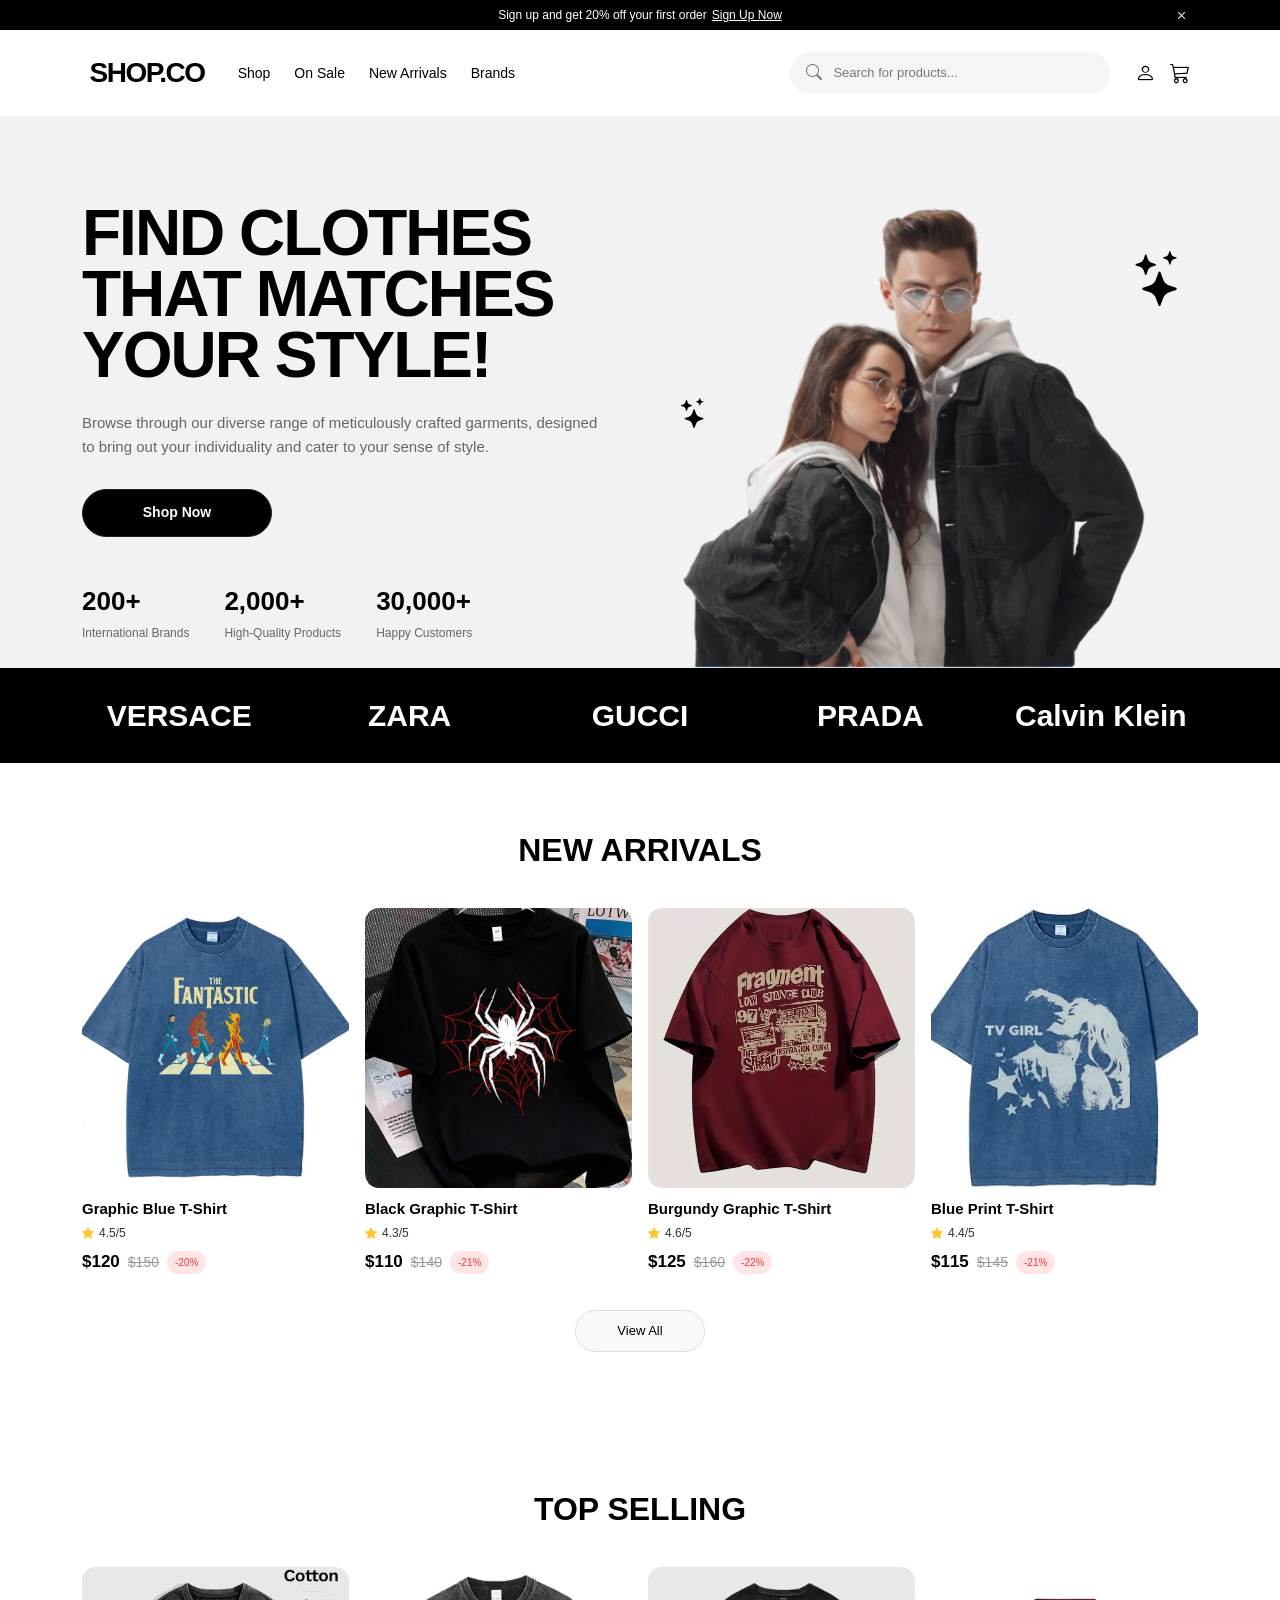
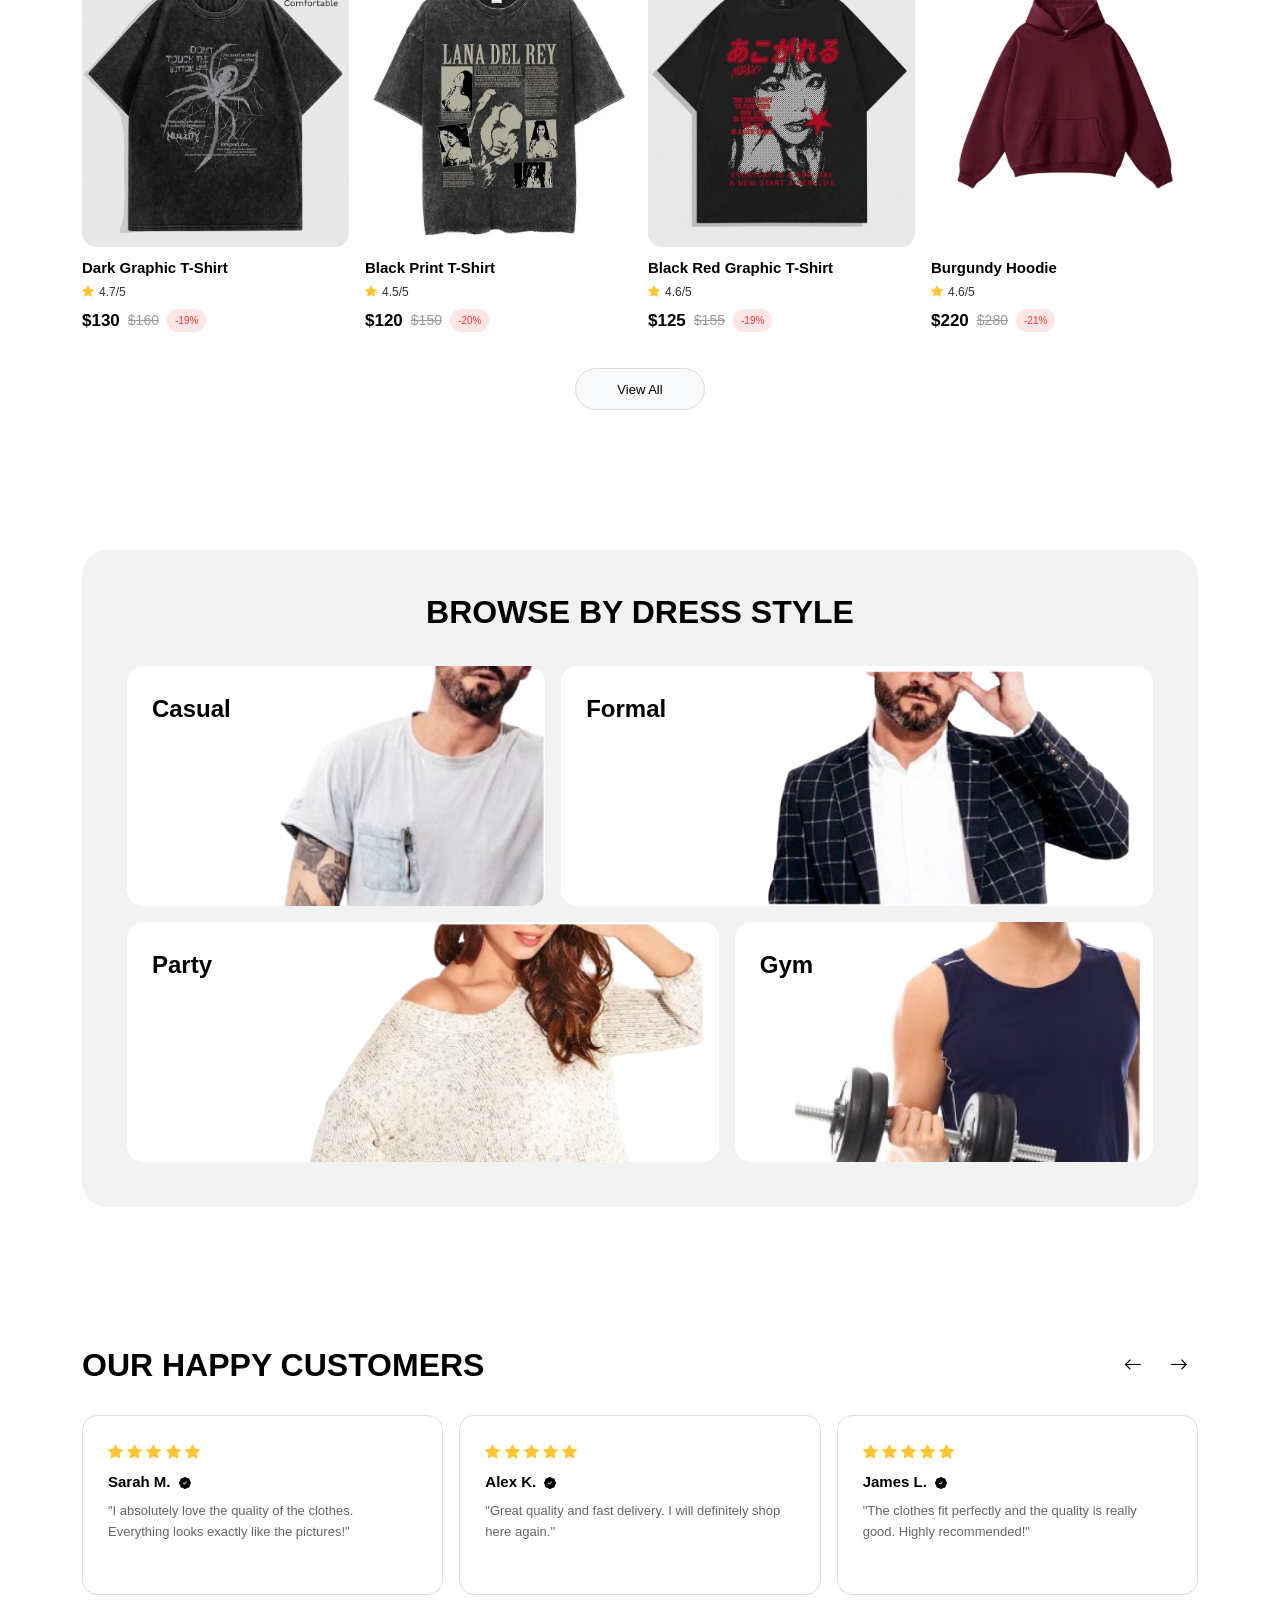
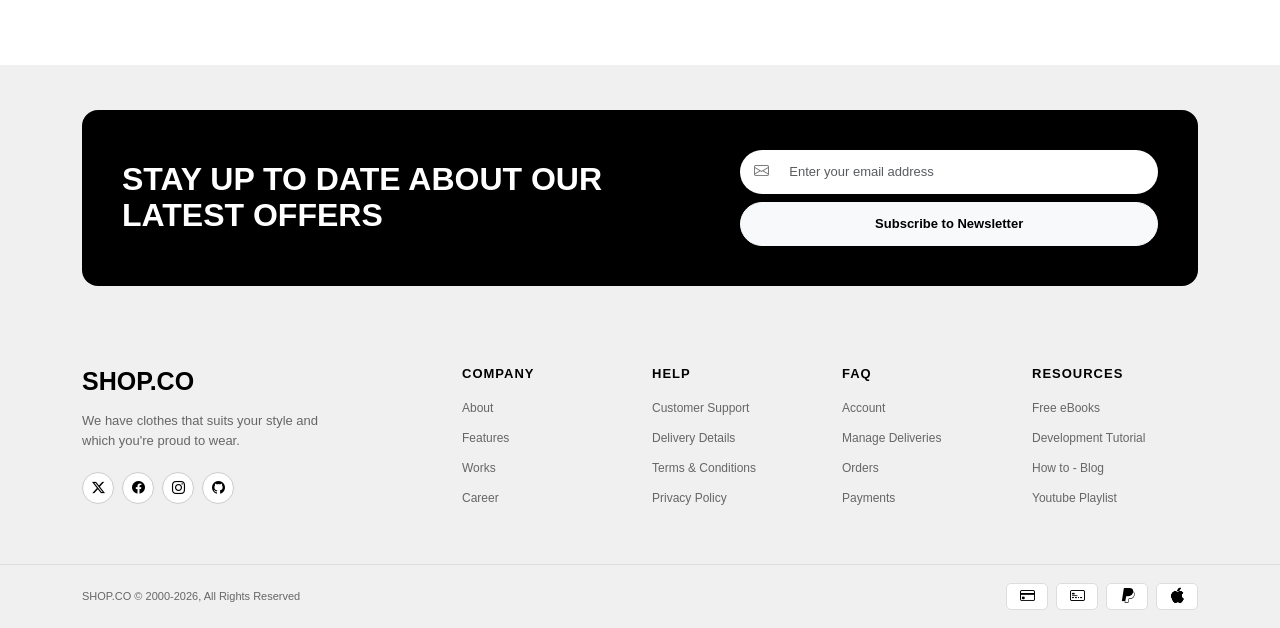
<file: index.html>
<!DOCTYPE html>
<html lang="en">
  <head>
    <meta charset="UTF-8" />
    <meta name="viewport" content="width=device-width, initial-scale=1.0" />

    <title>SHOP.CO</title>

    <link
      href="https://cdn.jsdelivr.net/npm/bootstrap@5.3.3/dist/css/bootstrap.min.css"
      rel="stylesheet"
    />

    <link
      rel="stylesheet"
      href="https://cdn.jsdelivr.net/npm/bootstrap-icons@1.11.3/font/bootstrap-icons.min.css"
    />

    <link rel="stylesheet" href="css/style.css" />
  </head>

  <body>
    <header id="header"></header>

    <main>
      <section class="hero">
        <div class="container">
          <div class="row align-items-center">
            <div class="col-12 col-md-6">
              <h1>
                FIND CLOTHES<br />
                THAT MATCHES<br />
                YOUR STYLE!
              </h1>

              <p>
                Browse through our diverse range of meticulously crafted
                garments, designed to bring out your individuality and cater to
                your sense of style.
              </p>

              <a href="category.html" class="btn btn-dark hero-button">
                Shop Now
              </a>

              <div class="hero-stats">
                <div>
                  <strong>200+</strong>
                  <span>International Brands</span>
                </div>

                <div>
                  <strong>2,000+</strong>
                  <span>High-Quality Products</span>
                </div>

                <div>
                  <strong>30,000+</strong>
                  <span>Happy Customers</span>
                </div>
              </div>
            </div>

            <div class="col-12 col-md-6">
              <div class="hero-image">
                <img src="Images/Hero.png" alt="Fashion models" />

                <i
                  class="bi bi-stars hero-spark hero-spark-large"
                  aria-hidden="true"
                ></i>

                <i
                  class="bi bi-stars hero-spark hero-spark-small"
                  aria-hidden="true"
                ></i>
              </div>
            </div>
          </div>
        </div>
      </section>

      <section class="brands-section" aria-label="Featured brands">
        <div class="container-fluid">
          <div class="row align-items-center justify-content-around">
            <div class="col">
              <span class="brand-name">VERSACE</span>
            </div>

            <div class="col">
              <span class="brand-name">ZARA</span>
            </div>

            <div class="col">
              <span class="brand-name">GUCCI</span>
            </div>

            <div class="col">
              <span class="brand-name">PRADA</span>
            </div>

            <div class="col">
              <span class="brand-name">Calvin Klein</span>
            </div>
          </div>
        </div>
      </section>

      <section class="products-section">
        <div class="container">
          <h2 class="section-title">NEW ARRIVALS</h2>

          <div class="row g-3" id="new-arrivals"></div>

          <div class="text-center">
            <a
              href="category.html?tag=new"
              class="btn btn-light view-all-button"
            >
              View All
            </a>
          </div>
        </div>
      </section>

      <section class="products-section">
        <div class="container">
          <h2 class="section-title">TOP SELLING</h2>

          <div class="row g-3" id="top-selling"></div>

          <div class="text-center">
            <a
              href="category.html?tag=top-selling"
              class="btn btn-light view-all-button"
            >
              View All
            </a>
          </div>
        </div>
      </section>

      <section class="dress-style-section">
        <div class="container">
          <div class="dress-style-box">
            <h2 class="section-title">BROWSE BY DRESS STYLE</h2>

            <div class="row g-3">
              <div class="col-12 col-md-5">
                <a href="category.html?style=Casual" class="dress-style-card">
                  <span>Casual</span>

                  <img src="Images\Casual.png" alt="Casual clothing" />
                </a>
              </div>

              <div class="col-12 col-md-7">
                <a href="category.html?style=Formal" class="dress-style-card">
                  <span>Formal</span>

                  <img src="Images\Formal.png" alt="Formal clothing" />
                </a>
              </div>

              <div class="col-12 col-md-7">
                <a href="category.html?style=Party" class="dress-style-card">
                  <span>Party</span>

                  <img src="Images\Party.png" alt="Party clothing" />
                </a>
              </div>

              <div class="col-12 col-md-5">
                <a href="category.html?style=Gym" class="dress-style-card">
                  <span>Gym</span>

                  <img src="Images\gym.png" alt="Gym clothing" />
                </a>
              </div>
            </div>
          </div>
        </div>
      </section>

      <section class="reviews-section">
        <div class="container">
          <div class="reviews-header">
            <h2 class="section-title mb-0">OUR HAPPY CUSTOMERS</h2>

            <div class="reviews-arrows">
              <button
                type="button"
                data-bs-target="#reviewsCarousel"
                data-bs-slide="prev"
                aria-label="Previous reviews"
              >
                <i class="bi bi-arrow-left" aria-hidden="true"></i>
              </button>

              <button
                type="button"
                data-bs-target="#reviewsCarousel"
                data-bs-slide="next"
                aria-label="Next reviews"
              >
                <i class="bi bi-arrow-right" aria-hidden="true"></i>
              </button>
            </div>
          </div>

          <div
            id="reviewsCarousel"
            class="carousel slide"
            data-bs-ride="false"
            aria-label="Customer reviews"
          >
            <div class="carousel-inner">
              <div class="carousel-item active">
                <div class="row g-3">
                  <div class="col-12 col-md-4">
                    <article class="review-card">
                      <div class="review-stars" aria-label="5 out of 5 stars">
                        <i class="bi bi-star-fill"></i>
                        <i class="bi bi-star-fill"></i>
                        <i class="bi bi-star-fill"></i>
                        <i class="bi bi-star-fill"></i>
                        <i class="bi bi-star-fill"></i>
                      </div>

                      <h3>
                        Sarah M.
                        <i class="bi bi-patch-check-fill"></i>
                      </h3>

                      <p>
                        "I absolutely love the quality of the clothes.
                        Everything looks exactly like the pictures!"
                      </p>
                    </article>
                  </div>

                  <div class="col-12 col-md-4">
                    <article class="review-card">
                      <div class="review-stars" aria-label="5 out of 5 stars">
                        <i class="bi bi-star-fill"></i>
                        <i class="bi bi-star-fill"></i>
                        <i class="bi bi-star-fill"></i>
                        <i class="bi bi-star-fill"></i>
                        <i class="bi bi-star-fill"></i>
                      </div>

                      <h3>
                        Alex K.
                        <i class="bi bi-patch-check-fill"></i>
                      </h3>

                      <p>
                        "Great quality and fast delivery. I will definitely shop
                        here again."
                      </p>
                    </article>
                  </div>

                  <div class="col-12 col-md-4">
                    <article class="review-card">
                      <div class="review-stars" aria-label="5 out of 5 stars">
                        <i class="bi bi-star-fill"></i>
                        <i class="bi bi-star-fill"></i>
                        <i class="bi bi-star-fill"></i>
                        <i class="bi bi-star-fill"></i>
                        <i class="bi bi-star-fill"></i>
                      </div>

                      <h3>
                        James L.
                        <i class="bi bi-patch-check-fill"></i>
                      </h3>

                      <p>
                        "The clothes fit perfectly and the quality is really
                        good. Highly recommended!"
                      </p>
                    </article>
                  </div>
                </div>
              </div>

              <div class="carousel-item">
                <div class="row g-3">
                  <div class="col-12 col-md-4">
                    <article class="review-card">
                      <div class="review-stars" aria-label="5 out of 5 stars">
                        <i class="bi bi-star-fill"></i>
                        <i class="bi bi-star-fill"></i>
                        <i class="bi bi-star-fill"></i>
                        <i class="bi bi-star-fill"></i>
                        <i class="bi bi-star-fill"></i>
                      </div>

                      <h3>
                        Emma R.
                        <i class="bi bi-patch-check-fill"></i>
                      </h3>

                      <p>
                        "The designs are beautiful and the ordering process was
                        really easy."
                      </p>
                    </article>
                  </div>

                  <div class="col-12 col-md-4">
                    <article class="review-card">
                      <div class="review-stars" aria-label="5 out of 5 stars">
                        <i class="bi bi-star-fill"></i>
                        <i class="bi bi-star-fill"></i>
                        <i class="bi bi-star-fill"></i>
                        <i class="bi bi-star-fill"></i>
                        <i class="bi bi-star-fill"></i>
                      </div>

                      <h3>
                        Michael B.
                        <i class="bi bi-patch-check-fill"></i>
                      </h3>

                      <p>
                        "Very happy with my purchase. The clothes feel great and
                        look even better."
                      </p>
                    </article>
                  </div>

                  <div class="col-12 col-md-4">
                    <article class="review-card">
                      <div class="review-stars" aria-label="5 out of 5 stars">
                        <i class="bi bi-star-fill"></i>
                        <i class="bi bi-star-fill"></i>
                        <i class="bi bi-star-fill"></i>
                        <i class="bi bi-star-fill"></i>
                        <i class="bi bi-star-fill"></i>
                      </div>

                      <h3>
                        Olivia T.
                        <i class="bi bi-patch-check-fill"></i>
                      </h3>

                      <p>
                        "Amazing experience from start to finish. I found
                        exactly what I was looking for."
                      </p>
                    </article>
                  </div>
                </div>
              </div>
            </div>
          </div>
        </div>
      </section>
    </main>

    <footer id="footer"></footer>

    <script src="https://cdn.jsdelivr.net/npm/bootstrap@5.3.3/dist/js/bootstrap.bundle.min.js"></script>
    <script src="js/main.js"></script>
    <script src="js/home.js"></script>
  </body>
</html>
</file>
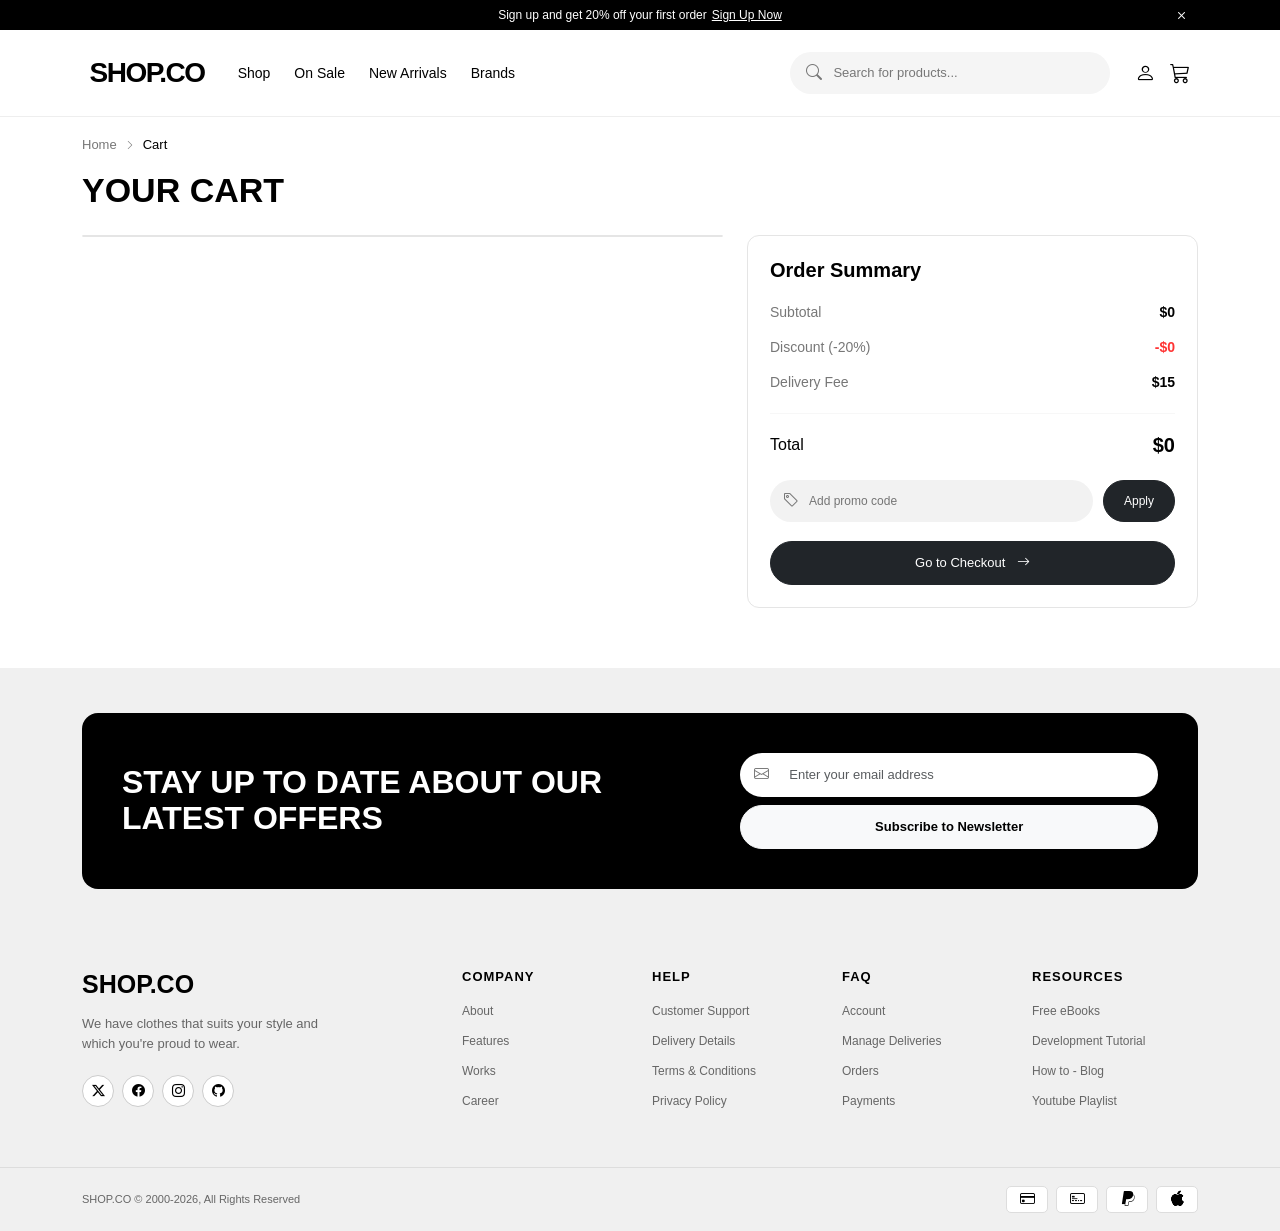
<file: cart.html>
<!DOCTYPE html>
<html lang="en">
  <head>
    <meta charset="UTF-8" />
    <meta name="viewport" content="width=device-width, initial-scale=1.0" />

    <title>Cart - SHOP.CO</title>

    <link
      href="https://cdn.jsdelivr.net/npm/bootstrap@5.3.3/dist/css/bootstrap.min.css"
      rel="stylesheet"
    />

    <link
      rel="stylesheet"
      href="https://cdn.jsdelivr.net/npm/bootstrap-icons@1.11.3/font/bootstrap-icons.min.css"
    />

    <link rel="stylesheet" href="css/style.css" />
  </head>

  <body>
    <div id="header"></div>

    <main>
      <section class="cart-breadcrumb">
        <div class="container">
          <a href="index.html">Home</a>
          <i class="bi bi-chevron-right"></i>
          <span>Cart</span>
        </div>
      </section>

      <section class="cart-section">
        <div class="container">
          <h1 class="cart-title">YOUR CART</h1>

          <div class="row g-4">
            <div class="col-12 col-lg-7">
              <div class="cart-items" id="cart-items"></div>

              <div class="empty-cart d-none" id="empty-cart">
                <i class="bi bi-cart-x"></i>

                <h2>Your cart is empty</h2>

                <p>Looks like you haven't added anything to your cart yet.</p>

                <a href="category.html" class="btn btn-dark">
                  Continue Shopping
                </a>
              </div>
            </div>

            <div class="col-12 col-lg-5">
              <div class="order-summary">
                <h2>Order Summary</h2>

                <div class="summary-row">
                  <span>Subtotal</span>
                  <strong id="cart-subtotal">$0</strong>
                </div>

                <div class="summary-row">
                  <span>Discount (-20%)</span>
                  <strong class="discount" id="cart-discount">-$0</strong>
                </div>

                <div class="summary-row">
                  <span>Delivery Fee</span>
                  <strong id="delivery-fee">$15</strong>
                </div>

                <hr />

                <div class="summary-total">
                  <span>Total</span>
                  <strong id="cart-total">$0</strong>
                </div>

                <div class="promo-code">
                  <div class="promo-input">
                    <i class="bi bi-tag"></i>

                    <input
                      type="text"
                      id="promo-code"
                      placeholder="Add promo code"
                      aria-label="Promo code"
                    />
                  </div>

                  <button type="button" class="btn btn-dark" id="apply-promo">
                    Apply
                  </button>
                </div>

                <small id="promo-message"></small>

                <button
                  type="button"
                  class="btn btn-dark checkout-button"
                  id="checkout-button"
                  data-bs-toggle="modal"
                  data-bs-target="#checkoutModal"
                >
                  Go to Checkout
                  <i class="bi bi-arrow-right"></i>
                </button>
              </div>
            </div>
          </div>
        </div>
      </section>
    </main>

    <div id="footer"></div>

    <div
      class="modal fade"
      id="checkoutModal"
      tabindex="-1"
      aria-labelledby="checkoutModalLabel"
      aria-hidden="true"
    >
      <div class="modal-dialog modal-dialog-centered">
        <div class="modal-content">
          <div class="modal-header">
            <h5 class="modal-title" id="checkoutModalLabel">SHOP.CO</h5>

            <button
              type="button"
              class="btn-close"
              data-bs-dismiss="modal"
              aria-label="Close"
            ></button>
          </div>

          <div class="modal-body">Checkout page coming soon!</div>

          <div class="modal-footer">
            <button type="button" class="btn btn-dark" data-bs-dismiss="modal">
              OK
            </button>
          </div>
        </div>
      </div>
    </div>

    <script src="https://cdn.jsdelivr.net/npm/bootstrap@5.3.3/dist/js/bootstrap.bundle.min.js"></script>

    <script src="js/main.js"></script>
    <script src="js/cart.js"></script>
  </body>
</html>
</file>
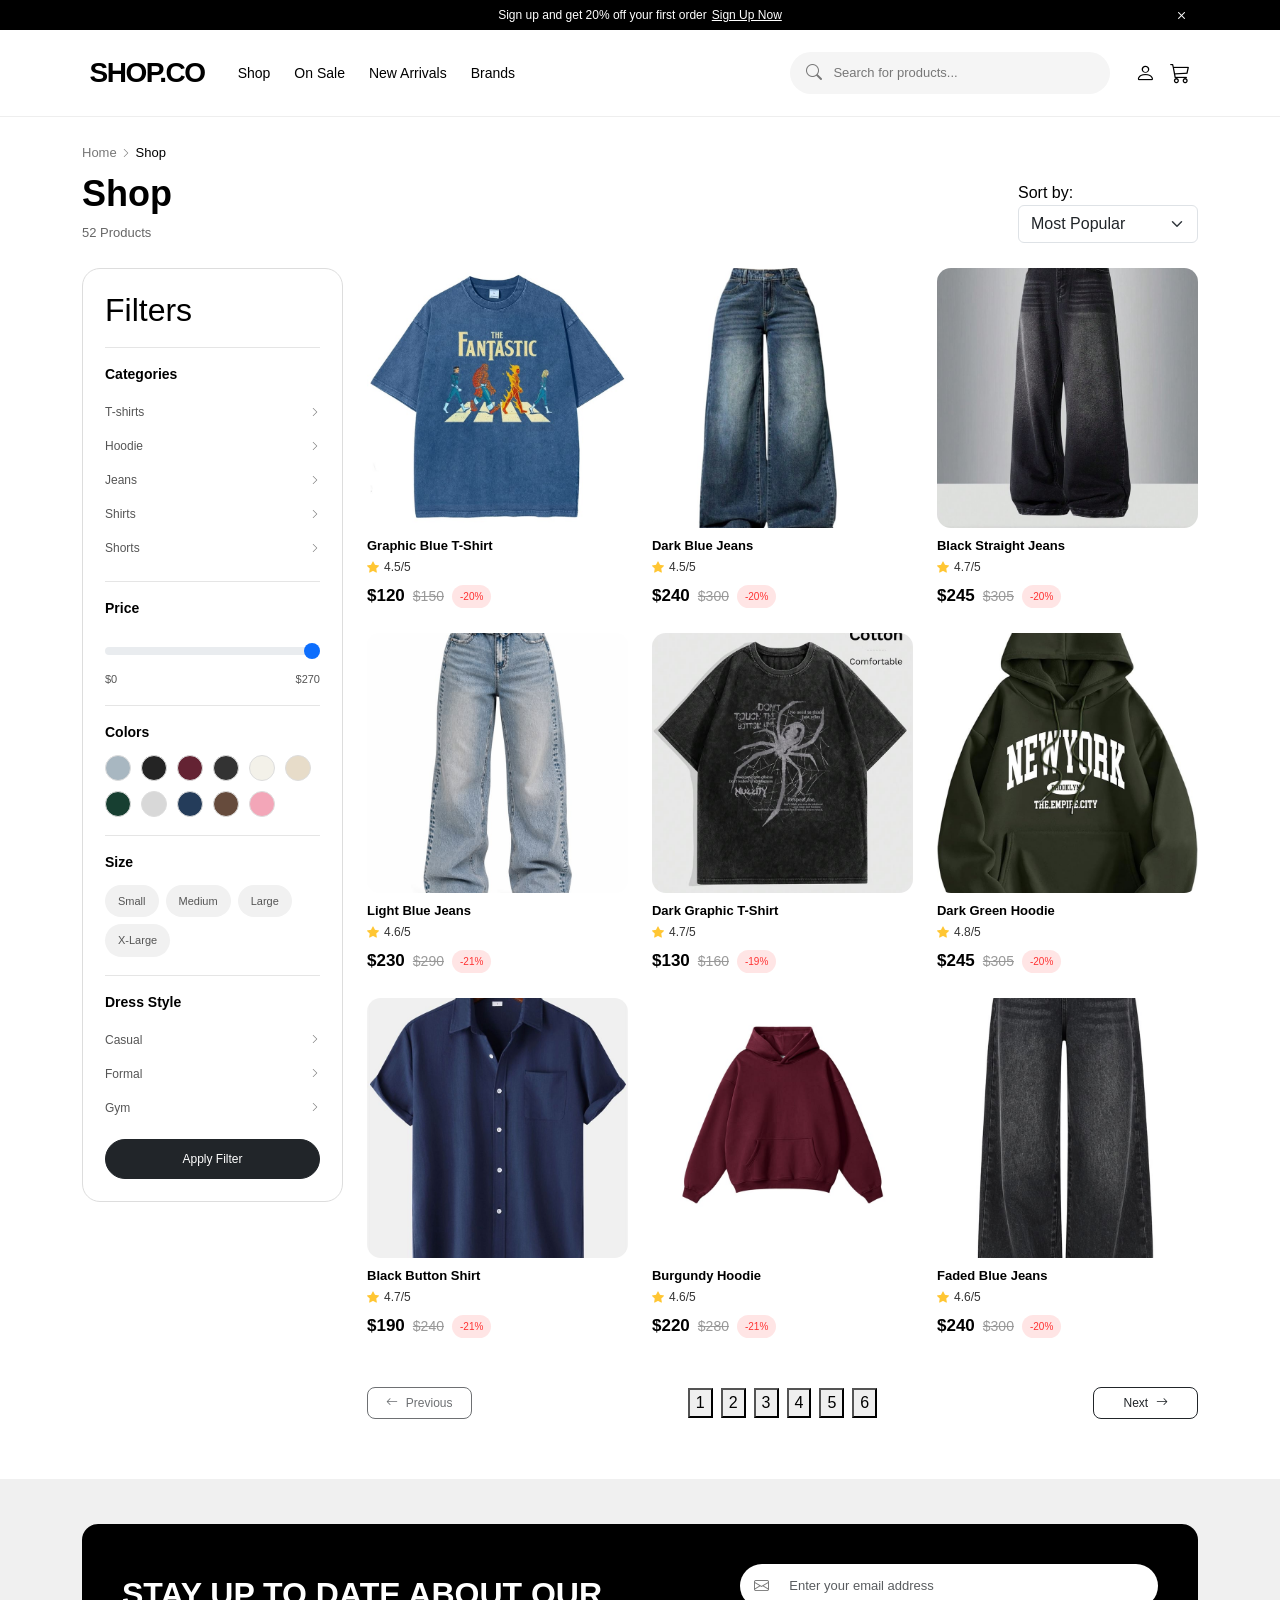
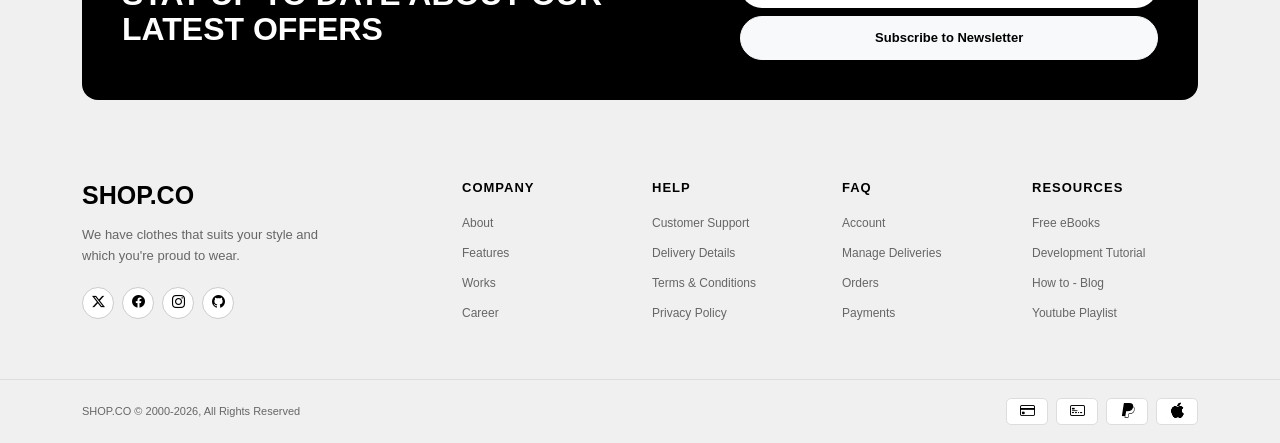
<file: category.html>
<!DOCTYPE html>
<html lang="en">
  <head>
    <meta charset="UTF-8" />
    <meta name="viewport" content="width=device-width, initial-scale=1.0" />

    <title>Shop - SHOP.CO</title>

    <link
      href="https://cdn.jsdelivr.net/npm/bootstrap@5.3.3/dist/css/bootstrap.min.css"
      rel="stylesheet"
    />

    <link
      rel="stylesheet"
      href="https://cdn.jsdelivr.net/npm/bootstrap-icons@1.11.3/font/bootstrap-icons.min.css"
    />

    <link rel="stylesheet" href="css/style.css" />
  </head>

  <body>
    <div id="header"></div>

    <main class="category-page">
      <section class="category-header">
        <div class="container">
          <div class="category-breadcrumb">
            <a href="index.html">Home</a>
            <i class="bi bi-chevron-right" aria-hidden="true"></i>
            <span id="category-breadcrumb">Shop</span>
          </div>

          <div
            class="d-flex flex-column flex-md-row justify-content-between align-items-md-end gap-3"
          >
            <div>
              <h1 id="category-title">Shop</h1>

              <p id="product-count" class="mb-0">Loading products...</p>
            </div>

            <div class="sort-box">
              <label for="sort-products">Sort by:</label>

              <select id="sort-products" class="form-select">
                <option value="popular">Most Popular</option>
                <option value="rating">Top Rated</option>
                <option value="price-low">Price: Low to High</option>
                <option value="price-high">Price: High to Low</option>
              </select>
            </div>
          </div>
        </div>
      </section>

      <section class="category-products-section">
        <div class="container">
          <div class="d-md-none mb-3">
            <button type="button" id="open-filters" class="btn btn-dark w-100">
              <i class="bi bi-sliders me-2" aria-hidden="true"></i>
              Filters
            </button>
          </div>

          <div class="row g-4">
            <aside class="col-md-3">
              <div class="filters">
                <div
                  class="filter-header d-flex justify-content-between align-items-center"
                >
                  <h2 class="mb-0">Filters</h2>

                  <button
                    type="button"
                    class="filter-close d-md-none"
                    aria-label="Close filters"
                  >
                    <i class="bi bi-x-lg" aria-hidden="true"></i>
                  </button>
                </div>

                <hr />

                <div class="filter-group">
                  <h3>Categories</h3>
                  <div id="category-filters" class="filter-list"></div>
                </div>

                <hr />

                <div class="filter-group">
                  <h3>Price</h3>

                  <input
                    type="range"
                    id="price-range"
                    class="form-range"
                    min="0"
                    value="0"
                  />

                  <div class="d-flex justify-content-between price-values">
                    <span>$0</span>
                    <span id="max-price">$0</span>
                  </div>
                </div>

                <hr />

                <div class="filter-group">
                  <h3>Colors</h3>
                  <div id="color-filters" class="color-options"></div>
                </div>

                <hr />

                <div class="filter-group">
                  <h3>Size</h3>
                  <div id="size-filters" class="size-options"></div>
                </div>

                <hr />

                <div class="filter-group">
                  <h3>Dress Style</h3>
                  <div id="style-filters" class="filter-list"></div>
                </div>

                <button
                  type="button"
                  id="apply-filters"
                  class="btn btn-dark w-100 mt-3"
                >
                  Apply Filter
                </button>
              </div>
            </aside>

            <div class="col-12 col-md-9">
              <div
                id="category-products"
                class="row row-cols-2 row-cols-lg-3 g-4"
              ></div>

              <div
                class="category-pagination d-flex justify-content-between align-items-center mt-5"
              >
                <button
                  type="button"
                  id="previous-page"
                  class="btn btn-outline-dark"
                >
                  <i class="bi bi-arrow-left me-1" aria-hidden="true"></i>
                  Previous
                </button>

                <div id="pagination-numbers" class="d-flex gap-2"></div>

                <button
                  type="button"
                  id="next-page"
                  class="btn btn-outline-dark"
                >
                  Next
                  <i class="bi bi-arrow-right ms-1" aria-hidden="true"></i>
                </button>
              </div>
            </div>
          </div>
        </div>
      </section>
    </main>

    <div id="footer"></div>

    <script src="https://cdn.jsdelivr.net/npm/bootstrap@5.3.3/dist/js/bootstrap.bundle.min.js"></script>
    <script src="js/main.js"></script>
    <script src="js/category.js"></script>
  </body>
</html>
</file>
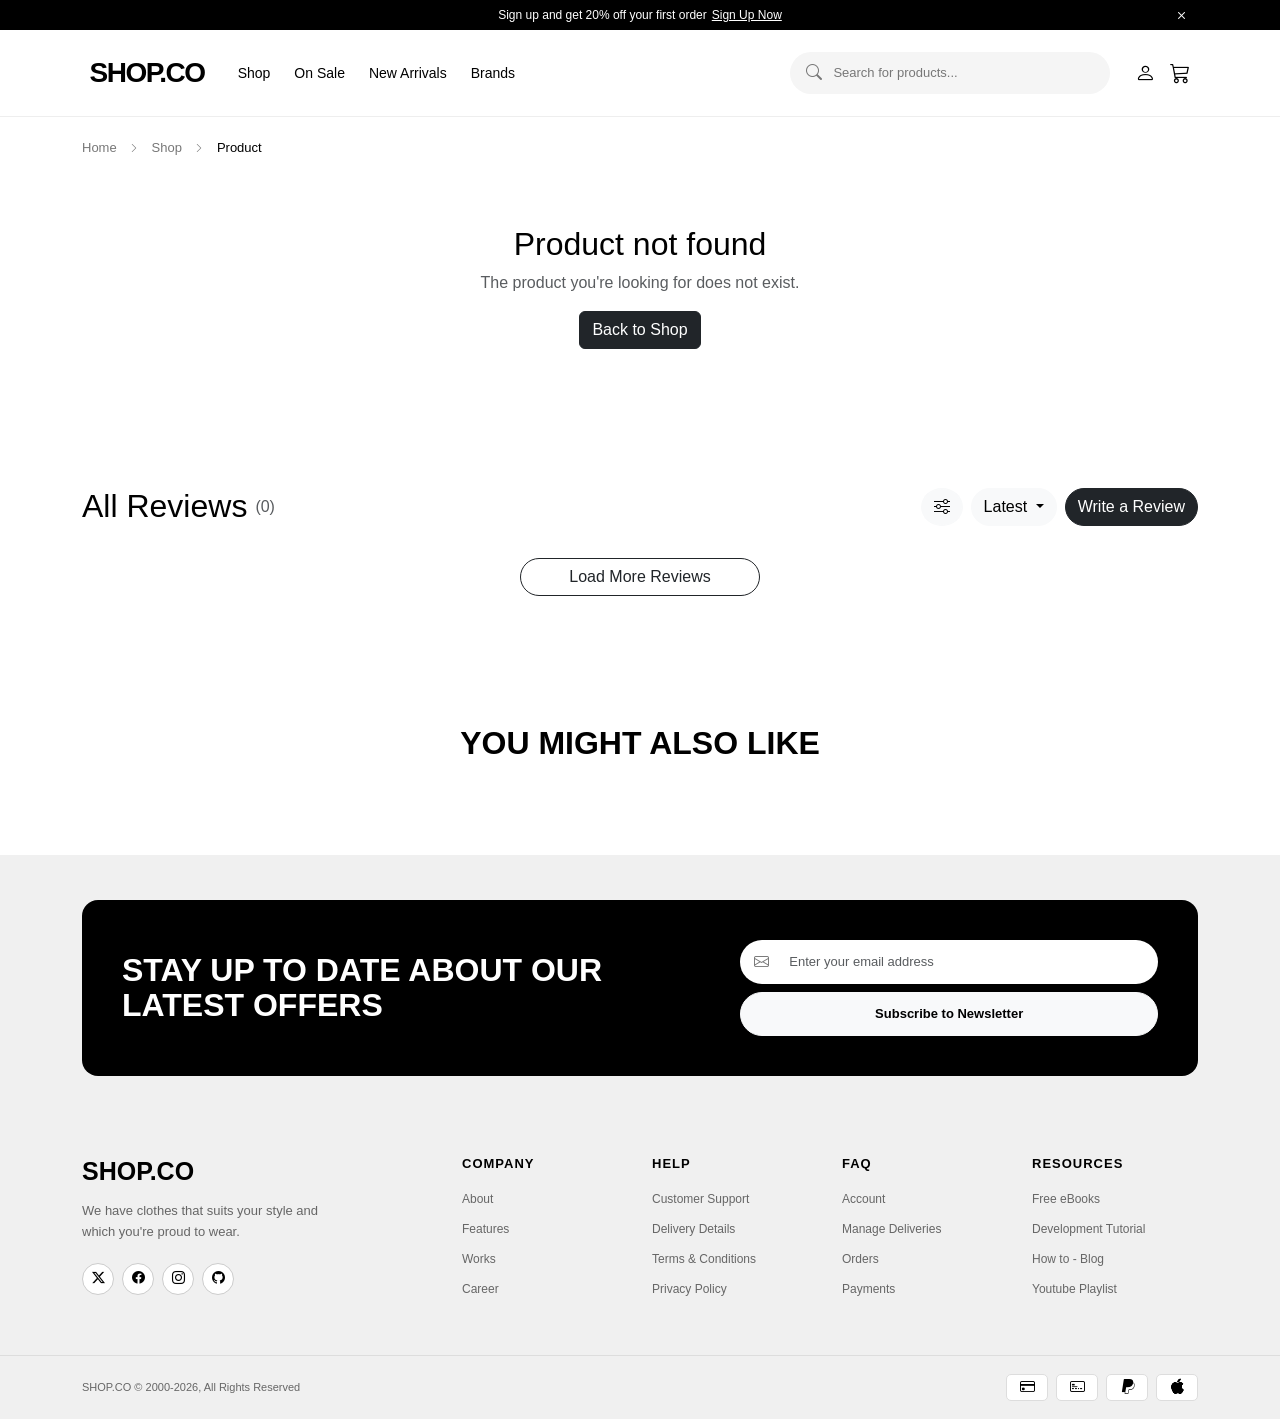
<file: product.html>
<!DOCTYPE html>
<html lang="en">
  <head>
    <meta charset="UTF-8" />
    <meta name="viewport" content="width=device-width, initial-scale=1.0" />

    <title>Product - SHOP.CO</title>

    <link
      href="https://cdn.jsdelivr.net/npm/bootstrap@5.3.3/dist/css/bootstrap.min.css"
      rel="stylesheet"
    />

    <link
      rel="stylesheet"
      href="https://cdn.jsdelivr.net/npm/bootstrap-icons@1.11.3/font/bootstrap-icons.min.css"
    />

    <link rel="stylesheet" href="css/style.css" />
  </head>

  <body>
    <div id="header"></div>

    <main>
      <section class="product-breadcrumb">
        <div class="container">
          <a href="index.html">Home</a>
          <i class="bi bi-chevron-right" aria-hidden="true"></i>

          <a href="category.html">Shop</a>
          <i class="bi bi-chevron-right" aria-hidden="true"></i>

          <span id="breadcrumb-product">Product</span>
        </div>
      </section>

      <section class="product-details">
        <div class="container">
          <div class="row g-4">
            <div class="col-12 col-lg-7">
              <div class="row g-3">
                <div class="col-3">
                  <div id="product-thumbnails" class="product-thumbnails"></div>
                </div>

                <div class="col-9">
                  <div class="product-main-image">
                    <img src="" alt="Product" id="product-image" />
                  </div>
                </div>
              </div>
            </div>

            <div class="col-12 col-lg-5">
              <div class="product-info">
                <h1 id="product-name">Product Name</h1>

                <div class="product-rating">
                  <div id="product-stars" class="rating-stars"></div>

                  <span id="product-rating">0/5</span>
                </div>

                <div class="product-price">
                  <strong id="product-price">$0</strong>
                  <span id="product-original-price"></span>
                  <span id="product-discount"></span>
                </div>

                <p id="product-description"></p>

                <hr />

                <div class="product-option">
                  <h3>Choose Color</h3>

                  <div id="product-colors" class="color-options"></div>

                  <p id="selected-color" class="small text-muted mt-2 mb-0"></p>
                </div>

                <hr />

                <div class="product-option">
                  <h3>Choose Size</h3>

                  <div id="product-sizes" class="size-options"></div>

                  <p id="selected-size" class="small text-muted mt-2 mb-0"></p>
                </div>

                <hr />

                <div class="product-actions">
                  <div class="quantity-control">
                    <button
                      type="button"
                      id="decrease-quantity"
                      aria-label="Decrease quantity"
                    >
                      <i class="bi bi-dash"></i>
                    </button>

                    <span id="quantity">1</span>

                    <button
                      type="button"
                      id="increase-quantity"
                      aria-label="Increase quantity"
                    >
                      <i class="bi bi-plus"></i>
                    </button>
                  </div>

                  <button
                    type="button"
                    class="btn btn-dark add-cart-button"
                    id="add-to-cart"
                  >
                    Add to Cart
                  </button>
                </div>
              </div>
            </div>
          </div>
        </div>
      </section>

      <section class="reviews-section product-reviews">
        <div class="container">
          <div class="d-flex align-items-center justify-content-between mb-4">
            <div class="d-flex align-items-center gap-2">
              <h2 class="mb-0">All Reviews</h2>
              <span id="review-count" class="text-muted"> (0) </span>
            </div>

            <div class="d-flex align-items-center gap-2">
              <button
                type="button"
                class="btn btn-light rounded-circle"
                aria-label="Filter reviews"
              >
                <i class="bi bi-sliders"></i>
              </button>

              <div class="dropdown">
                <button
                  type="button"
                  class="btn btn-light rounded-pill dropdown-toggle"
                  data-bs-toggle="dropdown"
                  aria-expanded="false"
                >
                  Latest
                </button>

                <ul class="dropdown-menu">
                  <li>
                    <button
                      type="button"
                      class="dropdown-item review-sort-option"
                      data-sort="latest"
                    >
                      Latest
                    </button>
                  </li>

                  <li>
                    <button
                      type="button"
                      class="dropdown-item review-sort-option"
                      data-sort="oldest"
                    >
                      Oldest
                    </button>
                  </li>

                  <li>
                    <button
                      type="button"
                      class="dropdown-item review-sort-option"
                      data-sort="highest"
                    >
                      Highest Rating
                    </button>
                  </li>

                  <li>
                    <button
                      type="button"
                      class="dropdown-item review-sort-option"
                      data-sort="lowest"
                    >
                      Lowest Rating
                    </button>
                  </li>
                </ul>
              </div>

              <button
                type="button"
                class="btn btn-dark rounded-pill"
                data-bs-toggle="modal"
                data-bs-target="#reviewModal"
              >
                Write a Review
              </button>
            </div>
          </div>

          <div id="product-reviews" class="row g-3"></div>

          <div class="text-center mt-4">
            <button
              type="button"
              class="btn btn-outline-dark rounded-pill px-5"
              id="load-more-reviews"
            >
              Load More Reviews
            </button>
          </div>
        </div>
      </section>

      <section class="products-section related-products">
        <div class="container">
          <h2 class="section-title">YOU MIGHT ALSO LIKE</h2>

          <div
            id="related-products"
            class="row row-cols-2 row-cols-md-4 g-3"
          ></div>
        </div>
      </section>
    </main>

    <div
      class="modal fade"
      id="reviewModal"
      tabindex="-1"
      aria-labelledby="reviewModalLabel"
      aria-hidden="true"
    >
      <div class="modal-dialog modal-dialog-centered">
        <div class="modal-content rounded-4">
          <div class="modal-header">
            <h2 class="modal-title fs-5" id="reviewModalLabel">
              Write a Review
            </h2>

            <button
              type="button"
              class="btn-close"
              data-bs-dismiss="modal"
              aria-label="Close"
            ></button>
          </div>

          <div class="modal-body">
            <form id="review-form">
              <div class="mb-3">
                <label for="review-name" class="form-label"> Your Name </label>

                <input
                  type="text"
                  class="form-control"
                  id="review-name"
                  required
                />
              </div>

              <div class="mb-3">
                <label for="review-rating" class="form-label"> Rating </label>

                <select class="form-select" id="review-rating" required>
                  <option value="">Choose rating</option>
                  <option value="5">★★★★★ - 5</option>
                  <option value="4">★★★★☆ - 4</option>
                  <option value="3">★★★☆☆ - 3</option>
                  <option value="2">★★☆☆☆ - 2</option>
                  <option value="1">★☆☆☆☆ - 1</option>
                </select>
              </div>

              <div class="mb-3">
                <label for="review-text" class="form-label">
                  Your Review
                </label>

                <textarea
                  class="form-control"
                  id="review-text"
                  rows="4"
                  required
                ></textarea>
              </div>

              <button type="submit" class="btn btn-dark w-100 rounded-pill">
                Submit Review
              </button>
            </form>
          </div>
        </div>
      </div>
    </div>

    <div id="footer"></div>

    <script src="https://cdn.jsdelivr.net/npm/bootstrap@5.3.3/dist/js/bootstrap.bundle.min.js"></script>
    <script src="js/main.js"></script>
    <script src="js/product.js"></script>
  </body>
</html>
</file>
<file: css/style.css>
* {
  box-sizing: border-box;
}

body {
  margin: 0;
  font-family: Arial, sans-serif;
  color: #000;
  background: #fff;
}

a {
  color: inherit;
  text-decoration: none;
}

button,
input,
select {
  font-family: inherit;
}

/* Header */

.promo-bar {
  min-height: 30px;
  padding: 5px 7%;

  position: relative;

  display: flex;
  align-items: center;
  justify-content: center;
  gap: 5px;

  background: #000;
  color: #fff;

  font-size: 12px;
}

.promo-bar a {
  color: #fff;
  text-decoration: underline;
}

.promo-close {
  position: absolute;
  right: 7%;

  padding: 0;

  border: 0;
  background: transparent;

  color: #fff;

  font-size: 16px;
  line-height: 1;
}

.site-header {
  background: #fff;
  border-bottom: 1px solid #eee;
}

.site-header .container-fluid {
  min-height: 70px;
  padding: 0 7%;
}

.logo {
  margin-right: 25px;

  color: #000 !important;

  font-size: 28px;
  font-weight: 900;
  letter-spacing: -1.5px;
}

.nav-links {
  gap: 8px;
}

.nav-links .nav-link {
  padding: 8px;

  color: #000;

  font-size: 14px;
}

.nav-links .nav-link:hover {
  color: #555;
}

.search-box {
  width: 320px;
  height: 42px;

  margin-left: auto;
  margin-right: 25px;
  padding: 0 16px;

  display: flex;
  align-items: center;
  gap: 9px;

  background: #f5f5f5;
  border-radius: 25px;
}

.search-icon {
  color: #777;
  font-size: 16px;
  cursor: pointer;
}

.search-input {
  width: 100%;
  min-width: 0;

  border: 0;
  outline: 0;

  background: transparent;

  color: #000;
  font-size: 13px;
}

.search-input::placeholder {
  color: #777;
}

.header-icons {
  display: flex;
  align-items: center;
  gap: 15px;
}

.icon-button {
  padding: 0;

  border: 0;
  background: transparent;

  color: #000;

  font-size: 20px;
  line-height: 1;
}

.icon-button:hover {
  color: #555;
}

.navbar-toggler {
  padding: 0;
  border: 0;
  font-size: 22px;
}

.navbar-toggler:focus {
  box-shadow: none;
}

.mobile-search {
  width: 100%;
  padding: 0 7% 15px;
}

.mobile-search-box {
  height: 42px;

  padding: 0 14px;

  display: flex;
  align-items: center;
  gap: 8px;

  background: #f5f5f5;
  border-radius: 25px;
}

/* Hero */

.hero {
  padding: 60px 0 0;
  background: #f2f2f2;
}

.hero h1 {
  max-width: 600px;
  margin-bottom: 25px;

  font-size: clamp(38px, 5vw, 64px);
  font-weight: 900;
  line-height: 0.95;
  letter-spacing: -2px;
}

.hero p {
  max-width: 520px;
  margin-bottom: 30px;

  color: #666;

  font-size: 15px;
  line-height: 1.6;
}

.hero-button {
  min-width: 190px;
  min-height: 48px;

  padding: 12px 25px;

  display: inline-flex;
  align-items: center;
  justify-content: center;

  border-radius: 25px;

  background: #000;
  color: #fff;

  font-size: 14px;
  font-weight: 600;
}

.hero-button:hover {
  background: #333;
  color: #fff;
}

.hero-image {
  position: relative;
}

.hero-image img {
  width: 100%;
  max-width: 600px;

  display: block;
  margin: 0 auto;
}

.hero-spark {
  position: absolute;

  color: #000;
  line-height: 1;
}

.hero-spark-large {
  top: 15%;
  right: 2%;

  font-size: 55px;
}

.hero-spark-small {
  top: 45%;
  left: 5%;

  font-size: 30px;
}

.hero-stats {
  display: flex;
  flex-wrap: wrap;
  gap: 35px;

  margin-top: 45px;
}

.hero-stats div {
  display: flex;
  flex-direction: column;
}

.hero-stats strong {
  font-size: 26px;
  font-weight: 700;
}

.hero-stats span {
  margin-top: 3px;

  color: #666;

  font-size: 12px;
}

/* Brands */

.brands-section {
  padding: 25px 5%;

  background: #000;
  color: #fff;
}

.brand-name {
  display: block;

  text-align: center;
  white-space: nowrap;

  font-size: clamp(18px, 3vw, 30px);
  font-weight: 600;
}

/* Product Sections */

.products-section {
  padding: 70px 0;
}

.section-title {
  margin-bottom: 40px;

  text-align: center;

  font-size: 32px;
  font-weight: 900;
  line-height: 1.1;
}

/* Product Card */

.product-card {
  height: 100%;
}

.product-image {
  width: 100%;
  height: 280px;

  display: flex;
  align-items: center;
  justify-content: center;

  overflow: hidden;

  background: #f2f2f2;
  border-radius: 14px;
}

.product-image img {
  width: 100%;
  height: 100%;

  display: block;

  object-fit: cover;

  transition: transform 0.2s ease;
}

.product-card:hover .product-image img {
  transform: scale(1.03);
}

.product-card h3 {
  margin: 12px 0 6px;

  color: #000;

  font-size: 15px;
  font-weight: 600;
}

.product-rating {
  display: flex;
  align-items: center;
  gap: 5px;

  color: #333;

  font-size: 12px;
}

.product-rating i {
  color: #ffc633;
}

.product-price {
  margin-top: 7px;

  display: flex;
  align-items: center;
  flex-wrap: wrap;
  gap: 8px;
}

.product-price strong {
  font-size: 17px;
}

.product-price span {
  color: #999;

  font-size: 14px;

  text-decoration: line-through;
}

.product-price small {
  padding: 4px 8px;

  border-radius: 12px;

  background: #ffe5e5;
  color: #ff3333;

  font-size: 10px;
}

.view-all-button {
  min-width: 130px;
  min-height: 42px;

  margin-top: 35px;
  padding: 10px 20px;

  display: inline-flex;
  align-items: center;
  justify-content: center;

  border: 1px solid #ddd;
  border-radius: 25px;

  color: #000;

  font-size: 13px;
}

.view-all-button:hover {
  background: #000;
  color: #fff;
}

/* Dress Styles */

.dress-style-section {
  padding: 70px 0;
}

.dress-style-box {
  padding: 45px;

  background: #f2f2f2;

  border-radius: 25px;
}

.dress-style-box .section-title {
  margin-bottom: 35px;
}

.dress-style-card {
  position: relative;

  display: block;

  height: 240px;

  overflow: hidden;

  background: #fff;

  border-radius: 16px;
}

.dress-style-card img {
  width: 100%;
  height: 100%;

  display: block;

  object-fit: cover;

  transition: transform 0.2s ease;
}

.dress-style-card span {
  position: absolute;
  top: 25px;
  left: 25px;
  z-index: 1;

  color: #000;

  font-size: 24px;
  font-weight: 700;
}

.dress-style-card:hover img {
  transform: scale(1.03);
}

/* Reviews */

.reviews-section {
  padding: 70px 0;
  background: #fff;
}

.reviews-header {
  margin-bottom: 30px;

  display: flex;
  align-items: center;
  justify-content: space-between;
}

.reviews-header .section-title {
  margin-bottom: 0;
}

.reviews-arrows {
  display: flex;
  gap: 8px;
}

.reviews-arrows button {
  width: 38px;
  height: 38px;

  padding: 0;

  display: flex;
  align-items: center;
  justify-content: center;

  border: 0;
  background: transparent;

  color: #000;

  font-size: 18px;
}

.review-card {
  height: 100%;
  min-height: 180px;

  padding: 25px;

  border: 1px solid #ddd;
  border-radius: 15px;

  background: #fff;
}

.review-stars {
  margin-bottom: 10px;

  color: #ffc633;

  font-size: 15px;
}

.review-card h3 {
  margin-bottom: 10px;

  font-size: 15px;
  font-weight: 700;
}

.review-card h3 .bi-patch-check-fill {
  margin-left: 4px;

  color: #000;

  font-size: 12px;
}

.review-card p {
  margin: 0;

  color: #666;

  font-size: 13px;
  line-height: 1.6;
}

/* Footer */

.site-footer {
  background: #f0f0f0;
}

.newsletter {
  padding: 45px 0;
}

.newsletter-content {
  padding: 40px !important;

  background: #000;
  color: #fff;
}

.newsletter h2 {
  margin: 0;

  font-size: clamp(24px, 3vw, 32px);
  font-weight: 800;
  line-height: 1.1;
}

.newsletter-form {
  width: 100%;
}

.email-input {
  height: 44px;

  padding: 0 14px;

  gap: 8px;

  background: #fff;
  border-radius: 25px;
}

.email-input i {
  flex-shrink: 0;

  color: #777;

  font-size: 15px;
}

.email-input input {
  min-width: 0;

  font-size: 13px;
}

.newsletter-form .btn {
  min-height: 44px;

  border-radius: 25px;

  font-size: 13px;
  font-weight: 600;
}

.footer-main {
  padding: 35px 0 45px;
}

.footer-brand h3 {
  margin-bottom: 15px;

  font-size: 25px;
  font-weight: 900;
}

.footer-brand p {
  max-width: 270px;
  margin-bottom: 20px;

  color: #666;

  font-size: 13px;
  line-height: 1.6;
}

.social-icons a {
  width: 32px;
  height: 32px;

  display: flex;
  align-items: center;
  justify-content: center;

  border: 1px solid #ccc;
  border-radius: 50%;

  background: #fff;
  color: #000;

  font-size: 13px;

  transition: 0.2s ease;
}

.social-icons a:hover {
  background: #000;
  color: #fff;
}

.footer-column h4 {
  margin-bottom: 18px;

  font-size: 13px;
  font-weight: 600;
  letter-spacing: 1px;
}

.footer-column a {
  display: block;

  margin-bottom: 12px;

  color: #666;

  font-size: 12px;
}

.footer-column a:hover {
  color: #000;
}

.footer-bottom {
  padding: 18px 0;

  border-top: 1px solid #ddd;
}

.footer-bottom p {
  color: #666;

  font-size: 11px;
}

.payment-icons {
  flex-wrap: wrap;
}

.payment-icon {
  width: 42px;
  height: 27px;

  display: flex;
  align-items: center;
  justify-content: center;

  border: 1px solid #ddd;
  border-radius: 5px;

  background: #fff;
  color: #000;

  font-size: 15px;
}

/* Quantity */

.quantity-control {
  min-width: 105px;
  height: 44px;

  padding: 0 10px;

  display: flex;
  align-items: center;
  justify-content: space-between;

  border-radius: 24px;

  background: #f2f2f2;
}

.quantity-control button {
  width: 28px;
  height: 28px;

  padding: 0;

  display: flex;
  align-items: center;
  justify-content: center;

  border: 0;
  border-radius: 50%;

  background: transparent;
  color: #000;

  font-size: 16px;
  line-height: 1;

  cursor: pointer;
}

.quantity-control button:hover {
  background: #ddd;
}

.quantity-control span {
  min-width: 20px;

  text-align: center;

  color: #000;

  font-size: 14px;
  font-weight: 500;
}

/* Product Page */

.product-breadcrumb {
  padding: 18px 0;
}

.product-breadcrumb a {
  color: #777;
  font-size: 13px;
}

.product-breadcrumb i {
  margin: 0 8px;

  color: #777;

  font-size: 10px;
}

.product-breadcrumb span {
  font-size: 13px;
}

.product-details {
  padding-bottom: 60px;
}

.product-thumbnails {
  display: flex;
  flex-direction: column;
  gap: 12px;
}

.product-thumbnail {
  width: 100%;
  height: 105px;

  padding: 0;

  overflow: hidden;

  border: 1px solid #ddd;
  border-radius: 10px;

  background: #f5f5f5;
}

.product-thumbnail:hover {
  border-color: #000;
}

.product-thumbnail img {
  width: 100%;
  height: 100%;

  display: block;

  object-fit: cover;
}

.product-main-image {
  width: 100%;
  height: 440px;

  overflow: hidden;

  border-radius: 14px;

  background: #f5f5f5;
}

.product-main-image img {
  width: 100%;
  height: 100%;

  display: block;

  object-fit: contain;
}

.product-info h1 {
  margin-bottom: 12px;

  font-size: 34px;
  font-weight: 800;
  line-height: 1.1;
}

.product-info > p {
  margin-bottom: 20px;

  color: #666;

  font-size: 14px;
  line-height: 1.6;
}

.product-discount {
  padding: 5px 9px;

  border-radius: 20px;

  background: #ffe5e5;
  color: #ff3333;

  font-size: 12px;
}

.product-option {
  margin-top: 25px;
}

.product-option h3 {
  margin-bottom: 13px;

  color: #666;

  font-size: 14px;
  font-weight: 500;
}

.product-actions {
  display: flex;
  align-items: center;
  gap: 12px;

  margin-top: 25px;
}

.product-actions .quantity-control {
  flex-shrink: 0;
}

.add-cart-button {
  min-height: 44px;

  flex: 1;

  border-radius: 24px;
}

.product-reviews {
  padding: 30px 0 60px;
}

.product-reviews .reviews-header {
  margin-bottom: 25px;
}

.product-reviews .reviews-header h2 {
  margin: 0;

  font-size: 25px;
  font-weight: 700;
}

.reviews-controls {
  display: flex;
  align-items: center;
  gap: 8px;
}

.review-filter,
.review-sort {
  min-height: 40px;

  padding: 8px 14px;

  border: 0;
  border-radius: 20px;

  background: #f0f0f0;
}

.review-sort {
  font-size: 13px;
}

.load-more-reviews {
  margin-top: 25px;

  padding: 10px 30px;

  border-radius: 22px;
}

.related-products {
  padding-bottom: 70px;
}

.related-products .product-card img {
  width: 100%;
  height: 240px;

  display: block;

  object-fit: cover;

  border-radius: 14px;
}

/* Category Page */

.category-breadcrumb {
  padding: 18px 0 8px;
}

.category-breadcrumb .container {
  display: flex;
  align-items: center;
  gap: 9px;
}

.category-breadcrumb a,
.category-breadcrumb span {
  font-size: 13px;
}

.category-breadcrumb a {
  color: #777;
}

.category-breadcrumb i {
  color: #777;

  font-size: 10px;
}

.category-header {
  padding: 5px 0 25px;
}

.category-header h1 {
  margin: 0 0 8px;

  font-size: 36px;
  font-weight: 700;
}

.category-header p {
  color: #666;

  font-size: 13px;
}

.category-sort {
  display: flex;
  align-items: center;
  justify-content: flex-end;
  gap: 10px;
}

.category-sort span {
  color: #666;

  font-size: 13px;
}

.category-sort .form-select {
  width: 195px;
  min-height: 40px;

  border-color: #ddd;
  border-radius: 10px;

  box-shadow: none;

  font-size: 13px;
}

.category-sort .form-select:focus {
  border-color: #000;
  box-shadow: none;
}

.category-products-section {
  padding-bottom: 60px;
}

/* Filters */

.filters {
  padding: 22px;

  border: 1px solid #ddd;
  border-radius: 18px;

  background: #fff;
}

.filters-header {
  display: flex;
  align-items: center;
  justify-content: space-between;
}

.filters-header h2 {
  margin: 0;

  font-size: 20px;
  font-weight: 700;
}

.filter-close {
  width: 32px;
  height: 32px;

  padding: 0;

  border: 0;
  background: transparent;

  font-size: 16px;
}

.filters hr {
  margin: 18px 0;

  border-color: #e5e5e5;

  opacity: 1;
}

.filter-group h3 {
  margin-bottom: 14px;

  font-size: 14px;
  font-weight: 600;
}

.filter-list {
  display: flex;
  flex-direction: column;
  gap: 4px;
}

.filter-list button {
  width: 100%;

  padding: 6px 0;

  display: flex;
  align-items: center;
  justify-content: space-between;

  border: 0;
  background: transparent;

  color: #555;

  text-align: left;

  font-size: 12px;
}

.filter-list button:hover,
.filter-list button.selected {
  color: #000;
}

.filter-list button i {
  color: #777;

  font-size: 10px;
}

#price-range {
  margin: 8px 0;
}

.price-values {
  color: #555;

  font-size: 11px;
}

.color-options {
  display: flex;
  flex-wrap: wrap;
  gap: 10px;
}

.color-option {
  width: 26px;
  height: 26px;

  padding: 0;

  border: 1px solid #ddd;
  border-radius: 50%;
}

.color-option.selected {
  outline: 2px solid #000;
  outline-offset: 3px;
}

.size-options {
  display: flex;
  flex-wrap: wrap;
  gap: 7px;
}

.size-options button {
  padding: 8px 13px;

  border: 0;
  border-radius: 18px;

  background: #f1f1f1;
  color: #555;

  font-size: 11px;
}

.size-options button:hover {
  background: #ddd;
}

.size-options button.selected {
  background: #000;
  color: #fff;
}

#apply-filters {
  min-height: 40px;

  border-radius: 22px;

  font-size: 12px;
}

/* Category Products */

#category-products .product-image {
  height: 260px;
}

#category-products .product-card h3 {
  margin: 10px 0 5px;

  font-size: 13px;
}

/* Pagination */

.category-pagination {
  margin-top: 45px;

  display: flex;
  align-items: center;
  justify-content: space-between;
  gap: 15px;
}

.category-pagination > button {
  min-width: 105px;

  border-radius: 8px;

  font-size: 12px;
}

.pagination-numbers {
  display: flex;
  align-items: center;
  justify-content: center;
  gap: 5px;

  flex-wrap: wrap;
}

.pagination-numbers .btn {
  min-width: 35px;
  height: 35px;

  padding: 0;

  border-radius: 8px;

  font-size: 12px;
}

/* Cart */

.cart-breadcrumb {
  padding: 18px 0 8px;
}

.cart-breadcrumb .container {
  display: flex;
  align-items: center;
  gap: 8px;

  font-size: 13px;
}

.cart-breadcrumb a {
  color: #777;
}

.cart-breadcrumb i {
  color: #777;

  font-size: 10px;
}

.cart-section {
  padding: 10px 0 60px;
}

.cart-title {
  margin-bottom: 28px;

  font-size: 34px;
  font-weight: 800;
  line-height: 1;
}

.cart-items {
  overflow: hidden;

  border: 1px solid #e5e5e5;
  border-radius: 12px;

  background: #fff;
}

.cart-item {
  min-height: 150px;

  padding: 18px;

  display: flex;
  gap: 18px;

  border-bottom: 1px solid #e5e5e5;
}

.cart-item:last-child {
  border-bottom: 0;
}

.cart-item-image {
  width: 120px;
  height: 120px;

  flex-shrink: 0;

  overflow: hidden;

  border-radius: 8px;

  background: #f3f3f3;
}

.cart-item-image img {
  width: 100%;
  height: 100%;

  display: block;

  object-fit: cover;
}

.cart-item-info {
  min-width: 0;
  flex: 1;

  display: flex;
  flex-direction: column;
}

.cart-item-header {
  display: flex;
  align-items: flex-start;
  justify-content: space-between;
  gap: 10px;
}

.cart-item-header h3 {
  margin: 0;

  font-size: 16px;
  font-weight: 600;
}

.delete-item {
  padding: 0;

  border: 0;
  background: transparent;

  color: #ff3333;

  font-size: 17px;

  cursor: pointer;
}

.cart-item-info p {
  margin: 4px 0 0;

  color: #777;

  font-size: 12px;
}

.cart-item-info p span {
  color: #000;
}

.cart-item-bottom {
  margin-top: auto;
  padding-top: 12px;

  display: flex;
  align-items: center;
  justify-content: space-between;
  gap: 15px;
}

.cart-item-price {
  font-size: 18px;
}

.order-summary {
  padding: 22px;

  border: 1px solid #e5e5e5;
  border-radius: 12px;

  background: #fff;
}

.order-summary h2 {
  margin-bottom: 20px;

  font-size: 20px;
  font-weight: 600;
}

.summary-row {
  margin-bottom: 14px;

  display: flex;
  align-items: center;
  justify-content: space-between;
  gap: 20px;
}

.summary-row span {
  color: #777;

  font-size: 14px;
}

.summary-row strong {
  font-size: 14px;
}

.summary-row .discount {
  color: #ff3333;
}

.order-summary hr {
  margin: 20px 0 16px;

  border-color: #ddd;
}

.summary-total {
  margin-bottom: 20px;

  display: flex;
  align-items: center;
  justify-content: space-between;
}

.summary-total span {
  font-size: 16px;
}

.summary-total strong {
  font-size: 20px;
}

.promo-code {
  display: flex;
  gap: 10px;
}

.promo-input {
  min-width: 0;
  height: 42px;

  padding: 0 13px;

  flex: 1;

  display: flex;
  align-items: center;
  gap: 8px;

  border-radius: 22px;

  background: #f2f2f2;
}

.promo-input i {
  color: #777;
}

.promo-input input {
  width: 100%;
  min-width: 0;

  border: 0;
  outline: 0;

  background: transparent;

  font-size: 12px;
}

.promo-code .btn {
  height: 42px;

  padding: 0 20px;

  border-radius: 22px;

  font-size: 12px;
}

#promo-message {
  display: block;

  margin-top: 7px;

  font-size: 11px;
}

.checkout-button {
  width: 100%;
  height: 44px;

  margin-top: 12px;

  border-radius: 22px;

  font-size: 13px;
}

.checkout-button i {
  margin-left: 8px;
}

.empty-cart {
  padding: 60px 20px;

  border: 1px solid #e5e5e5;
  border-radius: 12px;

  text-align: center;
}

.empty-cart i {
  font-size: 45px;
}

.empty-cart h2 {
  margin: 15px 0 8px;

  font-size: 24px;
  font-weight: 700;
}

.empty-cart p {
  margin-bottom: 20px;

  color: #777;

  font-size: 14px;
}

/* Tablet */

@media (max-width: 991.98px) {
  .site-header .container-fluid {
    padding: 0 4%;
  }

  .logo {
    font-size: 25px;
  }

  .search-box {
    width: 240px;
    margin-right: 15px;
  }

  .hero {
    padding-top: 45px;
  }

  .hero h1 {
    font-size: 45px;
  }

  .product-image,
  #category-products .product-image {
    height: 230px;
  }

  .dress-style-box {
    padding: 30px;
  }

  .product-main-image {
    height: 380px;
  }
}

/* Mobile */

@media (max-width: 767.98px) {
  .promo-bar {
    min-height: 32px;

    padding: 6px 45px 6px 15px;

    font-size: 10px;
  }

  .promo-close {
    right: 15px;
  }

  .site-header .container-fluid {
    min-height: 58px;

    padding: 0 18px;
  }

  .logo {
    margin: 0;

    font-size: 24px;
  }

  .header-icons {
    gap: 13px;
  }

  .icon-button {
    font-size: 18px;
  }

  .hero {
    padding-top: 35px;
  }

  .hero h1 {
    margin-bottom: 18px;

    font-size: 38px;
    letter-spacing: -1px;
  }

  .hero p {
    margin-bottom: 22px;

    font-size: 13px;
  }

  .hero-button {
    width: 100%;
  }

  .hero-stats {
    gap: 20px;

    margin-top: 30px;
  }

  .hero-stats strong {
    font-size: 20px;
  }

  .hero-stats span {
    font-size: 9px;
  }

  .hero-image img {
    margin-top: 25px;
  }

  .hero-spark-large {
    font-size: 35px;
  }

  .hero-spark-small {
    font-size: 20px;
  }

  .brands-section {
    padding: 20px 15px;
  }

  .brand-name {
    font-size: 18px;
  }

  .products-section,
  .dress-style-section,
  .reviews-section {
    padding: 45px 0;
  }

  .section-title {
    margin-bottom: 25px;

    font-size: 26px;
  }

  .product-image {
    height: 190px;
  }

  .product-card h3 {
    margin-top: 8px;

    font-size: 12px;
  }

  .product-rating {
    font-size: 10px;
  }

  .product-price strong {
    font-size: 13px;
  }

  .product-price span {
    font-size: 11px;
  }

  .product-price small {
    font-size: 8px;
  }

  .dress-style-box {
    padding: 25px 18px;

    border-radius: 20px;
  }

  .dress-style-card {
    height: 180px;
  }

  .dress-style-card span {
    top: 18px;
    left: 18px;

    font-size: 18px;
  }

  .reviews-header {
    margin-bottom: 20px;
  }

  .review-card {
    min-height: 160px;

    padding: 18px;
  }

  .newsletter {
    padding: 30px 0;
  }

  .newsletter-content {
    padding: 25px 20px !important;

    border-radius: 18px !important;
  }

  .newsletter h2 {
    font-size: 24px;
  }

  .footer-main {
    padding: 30px 0;
  }

  .footer-brand {
    margin-bottom: 10px;
  }

  .footer-bottom {
    text-align: center;
  }

  /* Product */

  .product-breadcrumb {
    padding: 12px 0;
  }

  .product-details {
    padding-bottom: 40px;
  }

  .product-thumbnails {
    flex-direction: row;
    gap: 8px;

    overflow-x: auto;
  }

  .product-thumbnail {
    width: 75px;
    height: 75px;

    flex-shrink: 0;
  }

  .product-main-image {
    height: 330px;

    margin-bottom: 25px;
  }

  .product-info h1 {
    font-size: 26px;
  }

  .product-actions {
    gap: 8px;
  }

  .product-actions .quantity-control {
    min-width: 85px;
  }

  .quantity-control {
    height: 36px;
  }

  .quantity-control button {
    width: 24px;
    height: 24px;

    font-size: 13px;
  }

  .quantity-control span {
    font-size: 12px;
  }

  .product-reviews {
    padding-bottom: 45px;
  }

  .product-reviews .reviews-header {
    align-items: flex-start;
    flex-direction: column;
    gap: 15px;
  }

  .reviews-controls {
    width: 100%;
  }

  .review-filter,
  .review-sort,
  .reviews-controls .btn {
    flex: 1;
  }

  /* Category */

  .category-breadcrumb {
    padding: 14px 0 6px;
  }

  .category-header {
    padding-bottom: 18px;
  }

  .category-header h1 {
    font-size: 28px;
  }

  .category-header p {
    font-size: 11px;
  }

  .category-sort {
    width: 100%;

    justify-content: space-between;
  }

  .category-sort span {
    font-size: 11px;
  }

  .category-sort .form-select {
    width: 180px;
    height: 38px;

    font-size: 11px;
  }

  .filters {
    position: fixed;

    top: 0;
    left: 0;
    z-index: 1055;

    width: min(320px, 88vw);
    height: 100vh;

    overflow-y: auto;

    padding: 22px;

    border: 0;
    border-radius: 0;

    box-shadow: 8px 0 25px rgba(0, 0, 0, 0.15);

    transform: translateX(-105%);

    transition: transform 0.25s ease;
  }

  .filters.show {
    transform: translateX(0);
  }

  body.filters-open::after {
    content: "";

    position: fixed;
    inset: 0;

    z-index: 1050;

    background: rgba(0, 0, 0, 0.35);
  }

  #category-products .product-image {
    height: 190px;
  }

  #category-products .product-card h3 {
    font-size: 11px;
  }

  #category-products .product-rating {
    font-size: 9px;
  }

  #category-products .product-price strong {
    font-size: 12px;
  }

  #category-products .product-price span {
    font-size: 10px;
  }

  .category-pagination {
    margin-top: 35px;

    gap: 8px;
  }

  .category-pagination > button {
    min-width: auto;

    padding: 8px 10px;

    font-size: 10px;
  }

  .pagination-numbers {
    gap: 3px;
  }

  .pagination-numbers .btn {
    min-width: 30px;
    height: 30px;

    font-size: 10px;
  }

  /* Cart */

  .cart-breadcrumb {
    padding-top: 14px;
  }

  .cart-section {
    padding-top: 8px;
    padding-bottom: 35px;
  }

  .cart-title {
    margin-bottom: 18px;

    font-size: 25px;
  }

  .cart-item {
    min-height: 120px;

    padding: 12px;

    gap: 12px;
  }

  .cart-item-image {
    width: 85px;
    height: 95px;
  }

  .cart-item-header h3 {
    font-size: 12px;
  }

  .delete-item {
    font-size: 14px;
  }

  .cart-item-info p {
    margin-top: 2px;

    font-size: 9px;
  }

  .cart-item-bottom {
    padding-top: 7px;
  }

  .cart-item-price {
    font-size: 15px;
  }

  .cart-item .quantity-control {
    min-width: 85px;
  }

  .order-summary {
    padding: 16px;
  }

  .order-summary h2 {
    font-size: 18px;
  }

  .summary-row span,
  .summary-row strong {
    font-size: 12px;
  }

  .summary-total span {
    font-size: 14px;
  }

  .summary-total strong {
    font-size: 18px;
  }

  .promo-code {
    gap: 7px;
  }

  .promo-input,
  .promo-code .btn {
    height: 38px;
  }

  .promo-code .btn {
    padding: 0 16px;
  }

  .checkout-button {
    height: 40px;

    font-size: 11px;
  }
}

/* Small Mobile */

@media (max-width: 575.98px) {
  .hero h1 {
    font-size: 34px;
  }

  .brand-name {
    font-size: 15px;
  }

  .product-image {
    height: 165px;
  }

  #category-products .product-image {
    height: 165px;
  }

  .category-sort .form-select {
    width: 160px;
  }

  .category-pagination > button {
    padding: 7px 8px;
  }
}
</file>
